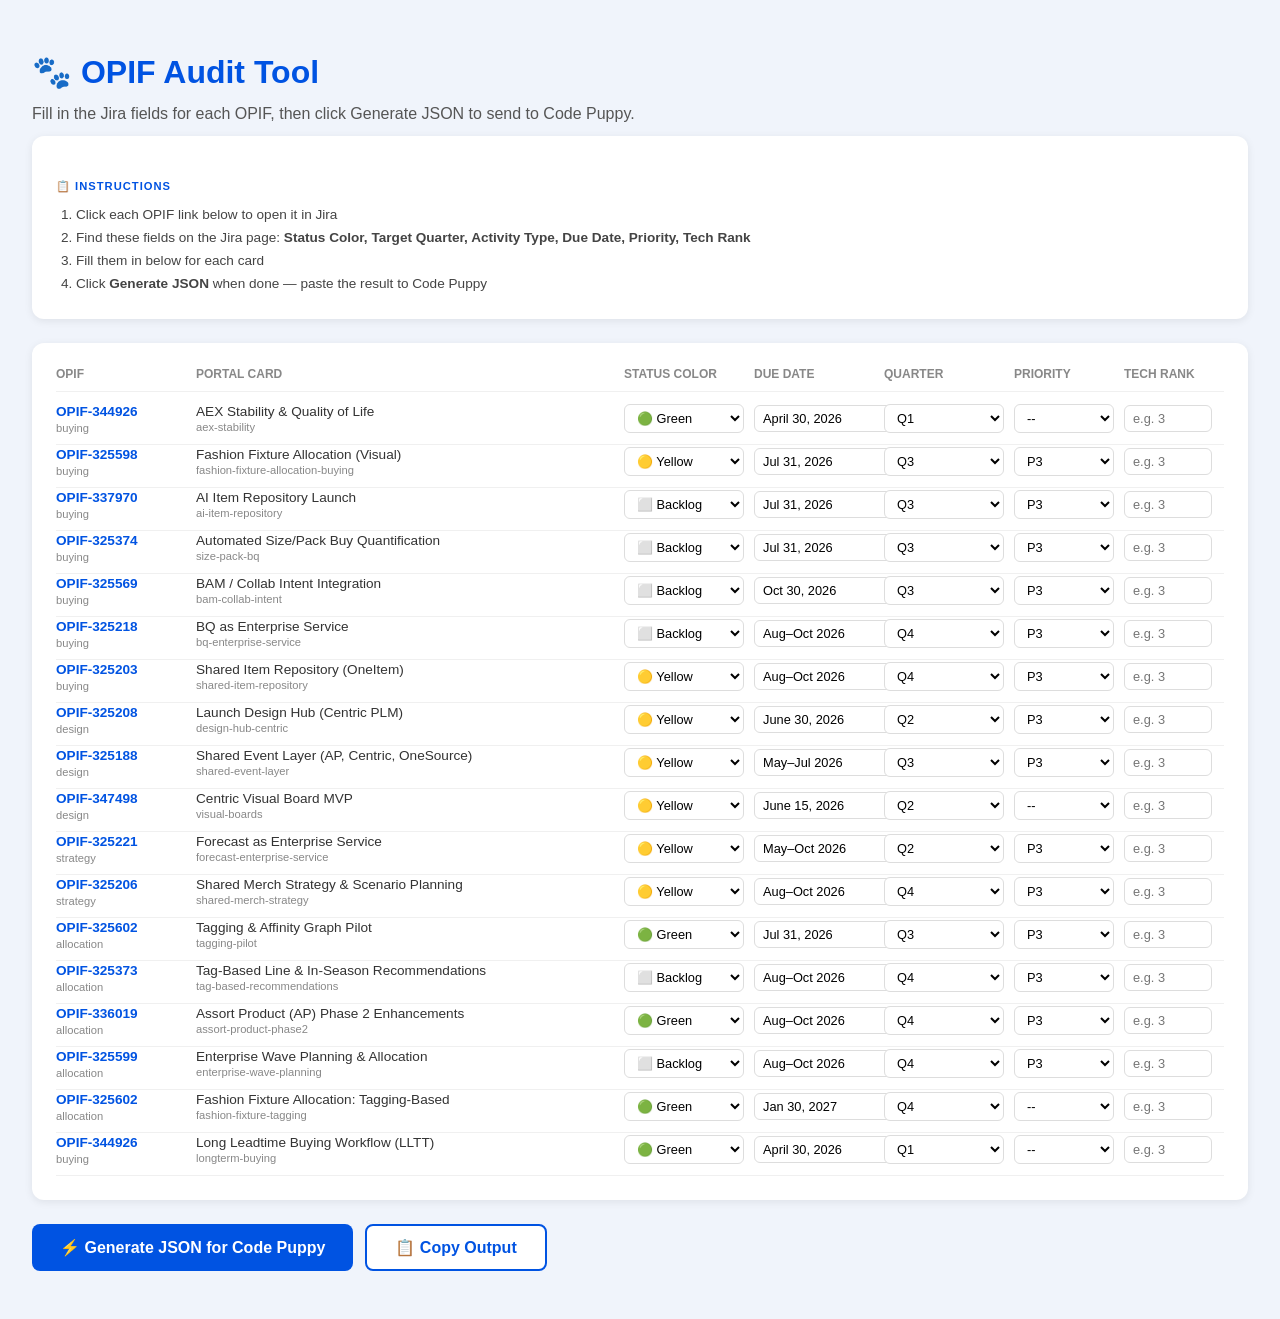
<file: opif-audit-tool.html>
<!DOCTYPE html>
<html lang="en">
<head>
<meta charset="UTF-8">
<title>OPIF Field Extractor</title>
<style>
  body { font-family: -apple-system, sans-serif; background: #f0f4fb; padding: 24px; }
  h1 { color: #0053e2; margin-bottom: 4px; }
  h2 { font-size: 1rem; color: #555; font-weight: normal; margin-top: 0 0 24px; }
  .card { background: white; border-radius: 12px; padding: 24px; box-shadow: 0 2px 8px rgba(0,0,0,0.08); margin-bottom: 24px; }
  .opif-list { display: grid; gap: 10px; }
  .opif-row { display: grid; grid-template-columns: 130px 1fr 120px 120px 120px 100px 100px; gap: 10px; align-items: center; border-bottom: 1px solid #f0f0f0; padding-bottom: 10px; }
  .opif-row.header { font-weight: 700; font-size: 0.75rem; color: #888; text-transform: uppercase; }
  .opif-link { color: #0053e2; font-size: 0.85rem; text-decoration: none; font-weight: 600; }
  .opif-link:hover { text-decoration: underline; }
  label { font-size: 0.75rem; color: #555; display: block; margin-bottom: 2px; }
  select, input { width: 100%; padding: 5px 8px; border: 1px solid #ddd; border-radius: 6px; font-size: 0.8rem; background: white; }
  select:focus, input:focus { border-color: #0053e2; outline: none; }
  .status-red { background: #fff0ef; border-color: #ea1100; }
  .status-yellow { background: #fffbe6; border-color: #ffc220; }
  .status-green { background: #f0fdf0; border-color: #2a8703; }
  .status-backlog { background: #f5f5f5; border-color: #999; }
  .btn { background: #0053e2; color: white; border: none; padding: 12px 28px; border-radius: 8px; cursor: pointer; font-size: 1rem; font-weight: 600; }
  .btn:hover { background: #0047c8; }
  .btn-secondary { background: white; color: #0053e2; border: 2px solid #0053e2; }
  .btn-secondary:hover { background: #f0f4fb; }
  #output { background: #1e1e2e; color: #cdd6f4; padding: 20px; border-radius: 8px; font-family: monospace; font-size: 0.8rem; white-space: pre-wrap; max-height: 400px; overflow-y: auto; display: none; }
  .actions { display: flex; gap: 12px; margin-top: 20px; }
  .section-title { font-size: 0.7rem; font-weight: 700; color: #0053e2; text-transform: uppercase; letter-spacing: 1px; margin: 20px 0 10px; }
  .pill { display: inline-block; padding: 2px 8px; border-radius: 99px; font-size: 0.7rem; font-weight: 700; }
  .pill-green { background: #e6f9ec; color: #2a8703; }
  .pill-yellow { background: #fffbe6; color: #b86000; }
  .pill-red { background: #fff0ef; color: #ea1100; }
  .pill-backlog { background: #f5f5f5; color: #555; }
  .card-title { font-size: 0.85rem; color: #333; }
  .card-id { font-size: 0.7rem; color: #888; margin-top: 2px; }
  .opif-badge { font-size: 0.7rem; font-weight: 600; color: #0053e2; background: #e8f0fe; padding: 2px 6px; border-radius: 4px; }
</style>
</head>
<body>
<h1>🐾 OPIF Audit Tool</h1>
<h2>Fill in the Jira fields for each OPIF, then click Generate JSON to send to Code Puppy.</h2>

<div class="card">
  <div class="section-title">📋 Instructions</div>
  <ol style="font-size:0.85rem; color:#444; line-height:1.7; margin:0; padding-left:20px;">
    <li>Click each OPIF link below to open it in Jira</li>
    <li>Find these fields on the Jira page: <strong>Status Color, Target Quarter, Activity Type, Due Date, Priority, Tech Rank</strong></li>
    <li>Fill them in below for each card</li>
    <li>Click <strong>Generate JSON</strong> when done — paste the result to Code Puppy</li>
  </ol>
</div>

<div class="card">
  <div class="opif-list">
    <div class="opif-row header">
      <div>OPIF</div>
      <div>Portal Card</div>
      <div>Status Color</div>
      <div>Due Date</div>
      <div>Quarter</div>
      <div>Priority</div>
      <div>Tech Rank</div>
    </div>
    <div id="rows"></div>
  </div>
</div>

<div class="actions">
  <button class="btn" onclick="generateJSON()">⚡ Generate JSON for Code Puppy</button>
  <button class="btn btn-secondary" onclick="copyOutput()">📋 Copy Output</button>
</div>

<div style="margin-top:16px">
  <pre id="output"></pre>
</div>

<script>
const OPIFS = [
  // ---- BUYING ----
  { id: 'aex-stability',               title: 'AEX Stability & Quality of Life',         opif: 'OPIF-344926', file: 'data-buying.js',      curStatus: 'green',   curDate: 'April 30, 2026',    curQ: 'Q1', curP: '' },
  { id: 'fashion-fixture-allocation-buying', title: 'Fashion Fixture Allocation (Visual)',  opif: 'OPIF-325598', file: 'data-buying.js',      curStatus: 'yellow',  curDate: 'Jul 31, 2026',      curQ: 'Q3', curP: 'P3' },
  { id: 'ai-item-repository',          title: 'AI Item Repository Launch',                opif: 'OPIF-337970', file: 'data-buying.js',      curStatus: 'backlog', curDate: 'Jul 31, 2026',      curQ: 'Q3', curP: 'P3' },
  { id: 'size-pack-bq',                title: 'Automated Size/Pack Buy Quantification',  opif: 'OPIF-325374', file: 'data-buying.js',      curStatus: 'backlog', curDate: 'Jul 31, 2026',      curQ: 'Q3', curP: 'P3' },
  { id: 'bam-collab-intent',           title: 'BAM / Collab Intent Integration',          opif: 'OPIF-325569', file: 'data-buying.js',      curStatus: 'backlog', curDate: 'Oct 30, 2026',      curQ: 'Q3', curP: 'P3' },
  { id: 'bq-enterprise-service',       title: 'BQ as Enterprise Service',                 opif: 'OPIF-325218', file: 'data-buying.js',      curStatus: 'backlog', curDate: 'Aug–Oct 2026',      curQ: 'Q4', curP: 'P3' },
  { id: 'shared-item-repository',      title: 'Shared Item Repository (OneItem)',         opif: 'OPIF-325203', file: 'data-buying.js',      curStatus: 'yellow',  curDate: 'Aug–Oct 2026',      curQ: 'Q4', curP: 'P3' },
  // ---- DESIGN ----
  { id: 'design-hub-centric',          title: 'Launch Design Hub (Centric PLM)',           opif: 'OPIF-325208', file: 'data-design.js',      curStatus: 'yellow',  curDate: 'June 30, 2026',     curQ: 'Q2', curP: 'P3' },
  { id: 'shared-event-layer',          title: 'Shared Event Layer (AP, Centric, OneSource)', opif: 'OPIF-325188', file: 'data-design.js',   curStatus: 'yellow',  curDate: 'May–Jul 2026',      curQ: 'Q3', curP: 'P3' },
  { id: 'visual-boards',               title: 'Centric Visual Board MVP',                 opif: 'OPIF-347498', file: 'data-design.js',      curStatus: 'yellow',  curDate: 'June 15, 2026',     curQ: 'Q2', curP: '' },
  // ---- STRATEGY ----
  { id: 'forecast-enterprise-service', title: 'Forecast as Enterprise Service',           opif: 'OPIF-325221', file: 'data-strategy.js',    curStatus: 'yellow',  curDate: 'May–Oct 2026',      curQ: 'Q2', curP: 'P3' },
  { id: 'shared-merch-strategy',       title: 'Shared Merch Strategy & Scenario Planning', opif: 'OPIF-325206', file: 'data-strategy.js',  curStatus: 'yellow',  curDate: 'Aug–Oct 2026',      curQ: 'Q4', curP: 'P3' },
  // ---- ALLOCATION ----
  { id: 'tagging-pilot',               title: 'Tagging & Affinity Graph Pilot',            opif: 'OPIF-325602', file: 'data-allocation.js', curStatus: 'green',   curDate: 'Jul 31, 2026',      curQ: 'Q3', curP: 'P3' },
  { id: 'tag-based-recommendations',   title: 'Tag-Based Line & In-Season Recommendations', opif: 'OPIF-325373', file: 'data-allocation.js', curStatus: 'backlog', curDate: 'Aug–Oct 2026',     curQ: 'Q4', curP: 'P3' },
  { id: 'assort-product-phase2',       title: 'Assort Product (AP) Phase 2 Enhancements', opif: 'OPIF-336019', file: 'data-allocation.js', curStatus: 'green',   curDate: 'Aug–Oct 2026',      curQ: 'Q4', curP: 'P3' },
  { id: 'enterprise-wave-planning',    title: 'Enterprise Wave Planning & Allocation',    opif: 'OPIF-325599', file: 'data-allocation.js', curStatus: 'backlog', curDate: 'Aug–Oct 2026',      curQ: 'Q4', curP: 'P3' },
  { id: 'fashion-fixture-tagging',     title: 'Fashion Fixture Allocation: Tagging-Based', opif: 'OPIF-325602', file: 'data-allocation.js', curStatus: 'green',   curDate: 'Jan 30, 2027',      curQ: 'Q4', curP: '' },
  // ---- BUYING (non-OPIF still auditing) ----
  { id: 'longterm-buying',             title: 'Long Leadtime Buying Workflow (LLTT)',     opif: 'OPIF-344926', file: 'data-buying.js',      curStatus: 'green',   curDate: 'April 30, 2026',    curQ: 'Q1', curP: '' },
];

const statusColors = ['', 'green', 'yellow', 'red', 'backlog'];

function buildRows() {
  const container = document.getElementById('rows');
  OPIFS.forEach((item, i) => {
    const row = document.createElement('div');
    row.className = 'opif-row';
    row.innerHTML = `
      <div>
        <a class="opif-link" href="https://jira.walmart.com/browse/${item.opif}" target="_blank">${item.opif}</a>
        <div class="card-id">${item.file.replace('data-','').replace('.js','')}</div>
      </div>
      <div>
        <div class="card-title">${item.title}</div>
        <div class="card-id">${item.id}</div>
      </div>
      <div>
        <select id="status_${i}" onchange="updateColor(this, ${i})">
          <option value="">-- pick --</option>
          <option value="green" ${item.curStatus==='green'?'selected':''}>🟢 Green</option>
          <option value="yellow" ${item.curStatus==='yellow'?'selected':''}>🟡 Yellow</option>
          <option value="red" ${item.curStatus==='red'?'selected':''}>🔴 Red</option>
          <option value="backlog" ${item.curStatus==='backlog'?'selected':''}>⬜ Backlog</option>
        </select>
      </div>
      <div><input type="text" id="due_${i}" placeholder="e.g. Jul 31, 2026" value="${item.curDate}"></div>
      <div>
        <select id="quarter_${i}">
          <option value="">--</option>
          <option value="Q1" ${item.curQ==='Q1'?'selected':''}>Q1</option>
          <option value="Q2" ${item.curQ==='Q2'?'selected':''}>Q2</option>
          <option value="Q3" ${item.curQ==='Q3'?'selected':''}>Q3</option>
          <option value="Q4" ${item.curQ==='Q4'?'selected':''}>Q4</option>
        </select>
      </div>
      <div>
        <select id="priority_${i}">
          <option value="">--</option>
          <option value="P1" ${item.curP==='P1'?'selected':''}>P1</option>
          <option value="P2" ${item.curP==='P2'?'selected':''}>P2</option>
          <option value="P3" ${item.curP==='P3'?'selected':''}>P3</option>
        </select>
      </div>
      <div><input type="number" id="rank_${i}" placeholder="e.g. 3" min="1" max="99" style="width:70px"></div>
    `;
    container.appendChild(row);
  });
}

function updateColor(sel, i) {
  const val = sel.value;
  sel.className = val === 'green' ? 'status-green' : val === 'yellow' ? 'status-yellow' : val === 'red' ? 'status-red' : val === 'backlog' ? 'status-backlog' : '';
}

function generateJSON() {
  const results = OPIFS.map((item, i) => ({
    id: item.id,
    file: item.file,
    opif: item.opif,
    title: item.title,
    status: document.getElementById(`status_${i}`).value || item.curStatus,
    targetDate: document.getElementById(`due_${i}`).value || item.curDate,
    quarter: document.getElementById(`quarter_${i}`).value || item.curQ,
    priority: document.getElementById(`priority_${i}`).value || item.curP,
    techRank: document.getElementById(`rank_${i}`).value || '',
  }));

  const out = document.getElementById('output');
  out.textContent = JSON.stringify(results, null, 2);
  out.style.display = 'block';
  out.scrollIntoView({ behavior: 'smooth' });
}

function copyOutput() {
  const text = document.getElementById('output').textContent;
  if (!text) { generateJSON(); }
  navigator.clipboard.writeText(document.getElementById('output').textContent)
    .then(() => alert('Copied! Paste this into Code Puppy.'))
    .catch(() => alert('Select the text above and copy manually.'));
}

buildRows();
</script>
</body>
</html>
</file>
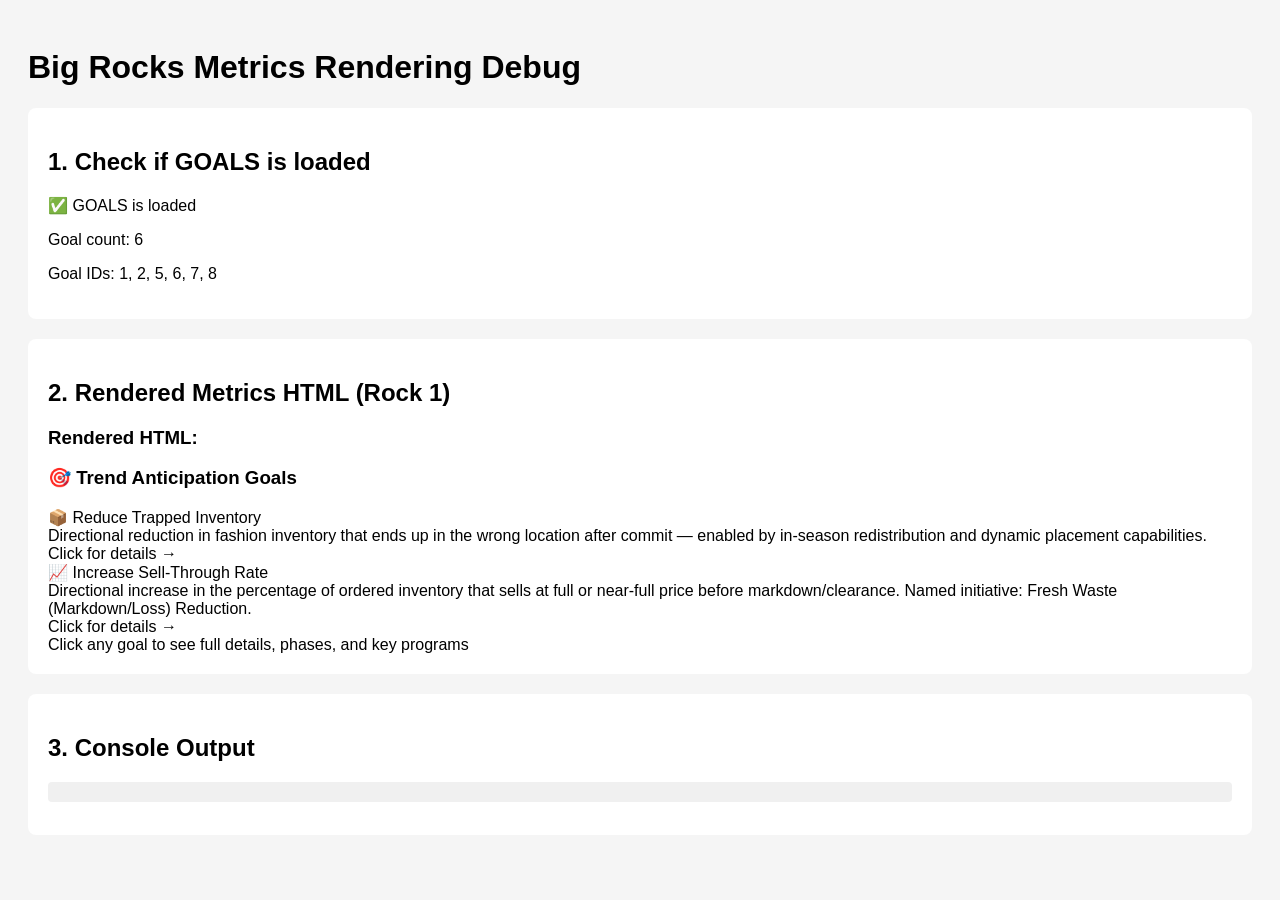
<file: test-bigrock-metrics.html>
<!DOCTYPE html>
<html lang="en">
<head>
  <meta charset="UTF-8">
  <title>Big Rocks Metrics Debug</title>
  <style>
    body { font-family: Arial, sans-serif; padding: 20px; background: #f5f5f5; }
    .debug-section { background: white; padding: 20px; margin: 20px 0; border-radius: 8px; }
    pre { background: #f0f0f0; padding: 10px; border-radius: 4px; overflow-x: auto; }
  </style>
</head>
<body>
  <h1>Big Rocks Metrics Rendering Debug</h1>
  
  <div class="debug-section">
    <h2>1. Check if GOALS is loaded</h2>
    <div id="goals-check"></div>
  </div>
  
  <div class="debug-section">
    <h2>2. Rendered Metrics HTML (Rock 1)</h2>
    <div id="metrics-rock1"></div>
  </div>
  
  <div class="debug-section">
    <h2>3. Console Output</h2>
    <pre id="console-output"></pre>
  </div>

  <!-- Load data files in correct order -->
  <script src="data-goals.js"></script>
  <script src="business-reviews.js"></script>
  
  <script>
    const consoleLog = [];
    const originalLog = console.log;
    const originalWarn = console.warn;
    console.log = (...args) => {
      consoleLog.push(['LOG', ...args]);
      originalLog.apply(console, args);
    };
    console.warn = (...args) => {
      consoleLog.push(['WARN', ...args]);
      originalWarn.apply(console, args);
    };
    
    // Check GOALS
    const goalsCheck = document.getElementById('goals-check');
    if (typeof GOALS !== 'undefined') {
      goalsCheck.innerHTML = `
        <p>✅ GOALS is loaded</p>
        <p>Goal count: ${Object.keys(GOALS).length}</p>
        <p>Goal IDs: ${Object.keys(GOALS).join(', ')}</p>
      `;
    } else {
      goalsCheck.innerHTML = '<p>❌ GOALS is NOT loaded</p>';
    }
    
    // Try to render metrics
    const metricsDiv = document.getElementById('metrics-rock1');
    try {
      if (typeof renderBigRockMetrics === 'function') {
        const html = renderBigRockMetrics('rock1');
        if (html) {
          metricsDiv.innerHTML = '<h3>Rendered HTML:</h3>' + html;
        } else {
          metricsDiv.innerHTML = '<p>❌ renderBigRockMetrics returned empty string</p>';
        }
      } else {
        metricsDiv.innerHTML = '<p>❌ renderBigRockMetrics function not found</p>';
      }
    } catch (e) {
      metricsDiv.innerHTML = `<p>❌ Error: ${e.message}</p><pre>${e.stack}</pre>`;
    }
    
    // Show console output
    setTimeout(() => {
      const consoleOutput = document.getElementById('console-output');
      consoleOutput.textContent = consoleLog.map(args => args.join(' ')).join('\n');
    }, 100);
  </script>
</body>
</html>
</file>
